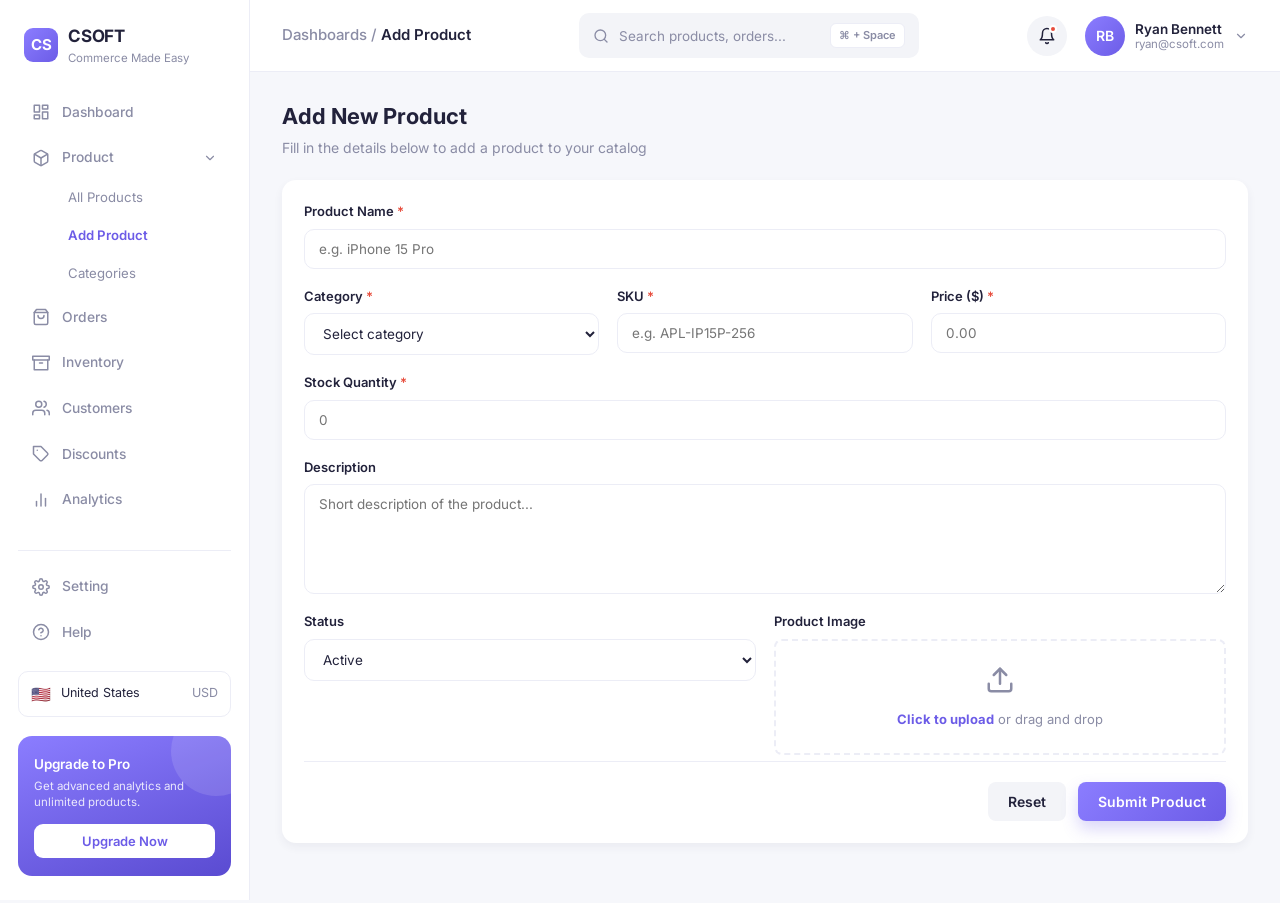
<file: pages/add-product.html>
<!DOCTYPE html>
<html lang="en">
<head>
<meta charset="UTF-8">
<meta name="viewport" content="width=device-width, initial-scale=1.0">
<title>CSOFT | Add Product</title>
<link rel="stylesheet" href="../css/style.css">
<link rel="stylesheet" href="../css/sidebar.css">
<link rel="stylesheet" href="../css/topbar.css">
<link rel="stylesheet" href="../css/cards.css">
<link rel="stylesheet" href="../css/forms.css">
<link rel="stylesheet" href="../css/responsive.css">
<link href="https://fonts.googleapis.com/css2?family=Inter:wght@400;500;600;700&display=swap" rel="stylesheet">
</head>
<body data-page="add-product" data-title="Add Product" data-path="pages">

<div id="toast-container"></div>
<div class="sidebar-overlay" onclick="document.body.classList.remove('sidebar-open')"></div>

<div class="app-shell">
    <aside class="sidebar" id="sidebar-mount"></aside>

    <div class="main-content">
        <header class="topbar" id="topbar-mount"></header>

        <main class="page-content">

            <div>
                <h2 class="page-title">Add New Product</h2>
                <p class="text-muted">Fill in the details below to add a product to your catalog</p>
            </div>

            <div class="card">

                <div class="form-success-msg" id="add-form-success">
                    <svg width="16" height="16" viewBox="0 0 24 24" fill="none" stroke="currentColor" stroke-width="2" stroke-linecap="round" stroke-linejoin="round"><path d="M22 11.08V12a10 10 0 1 1-5.93-9.14"></path><polyline points="22 4 12 14.01 9 11.01"></polyline></svg>
                    Product added successfully!
                </div>

                <form id="add-product-form" novalidate>
                    <div class="form-grid">

                        <div class="form-group full-width">
                            <label for="add-product-name">Product Name <span class="required">*</span></label>
                            <input type="text" id="add-product-name" placeholder="e.g. iPhone 15 Pro">
                            <span class="field-error" id="add-product-name-error"></span>
                        </div>

                        <div class="form-group">
                            <label for="add-product-category">Category <span class="required">*</span></label>
                            <select id="add-product-category">
                                <option value="">Select category</option>
                            </select>
                            <span class="field-error" id="add-product-category-error"></span>
                        </div>

                        <div class="form-group">
                            <label for="add-product-sku">SKU <span class="required">*</span></label>
                            <input type="text" id="add-product-sku" placeholder="e.g. APL-IP15P-256">
                            <span class="field-error" id="add-product-sku-error"></span>
                        </div>

                        <div class="form-group">
                            <label for="add-product-price">Price ($) <span class="required">*</span></label>
                            <input type="number" id="add-product-price" min="0" step="0.01" placeholder="0.00">
                            <span class="field-error" id="add-product-price-error"></span>
                        </div>

                        <div class="form-group">
                            <label for="add-product-stock">Stock Quantity <span class="required">*</span></label>
                            <input type="number" id="add-product-stock" min="0" placeholder="0">
                            <span class="field-error" id="add-product-stock-error"></span>
                        </div>

                        <div class="form-group full-width">
                            <label for="add-product-description">Description</label>
                            <textarea id="add-product-description" placeholder="Short description of the product..."></textarea>
                        </div>

                        <div class="form-group">
                            <label>Status</label>
                            <select id="add-product-status">
                                <option>Active</option>
                                <option>Low Stock</option>
                                <option>Out of Stock</option>
                                <option>Inactive</option>
                            </select>
                        </div>

                        <div class="form-group">
                            <label>Product Image</label>
                            <div class="image-upload-box" id="image-upload-box">
                                <svg viewBox="0 0 24 24" fill="none" stroke="currentColor" stroke-width="2" stroke-linecap="round" stroke-linejoin="round"><path d="M21 15v4a2 2 0 0 1-2 2H5a2 2 0 0 1-2-2v-4"></path><polyline points="17 8 12 3 7 8"></polyline><line x1="12" y1="3" x2="12" y2="15"></line></svg>
                                <p><strong>Click to upload</strong> or drag and drop</p>
                            </div>
                            <input type="file" id="add-product-image" accept="image/*" class="hidden">
                            <img id="add-image-preview" class="image-preview" alt="Preview">
                        </div>

                    </div>

                    <div class="form-actions">
                        <button type="reset" class="btn btn-secondary">Reset</button>
                        <button type="submit" class="btn btn-primary">Submit Product</button>
                    </div>
                </form>
            </div>

        </main>
    </div>
</div>

<script src="../js/app.js"></script>
<script src="../js/sidebar.js"></script>
<script src="../js/validation.js"></script>
<script src="../js/products.js"></script>
</body>
</html>
</file>
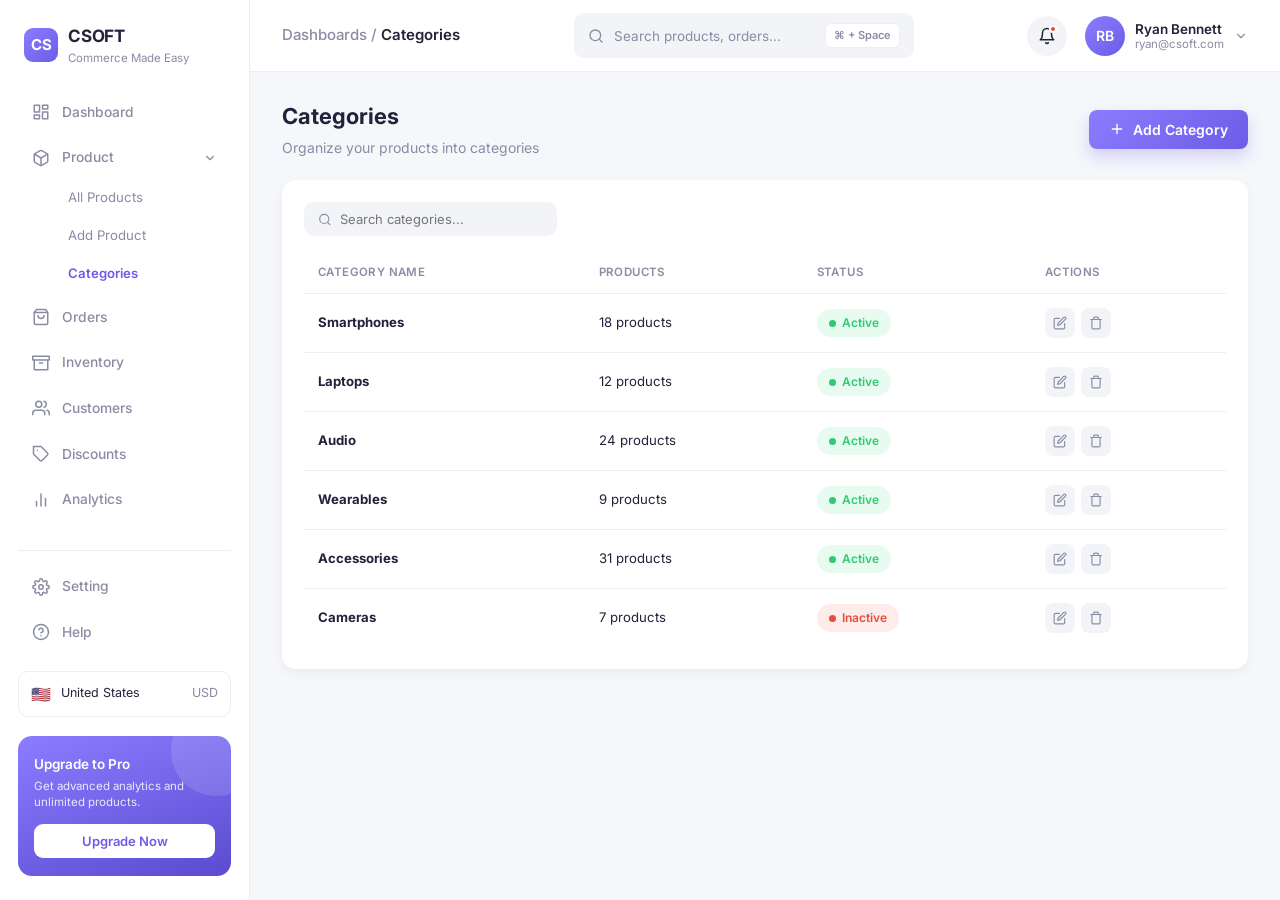
<file: pages/categories.html>
<!DOCTYPE html>
<html lang="en">
<head>
<meta charset="UTF-8">
<meta name="viewport" content="width=device-width, initial-scale=1.0">
<title>CSOFT | Categories</title>
<link rel="stylesheet" href="../css/style.css">
<link rel="stylesheet" href="../css/sidebar.css">
<link rel="stylesheet" href="../css/topbar.css">
<link rel="stylesheet" href="../css/cards.css">
<link rel="stylesheet" href="../css/tables.css">
<link rel="stylesheet" href="../css/forms.css">
<link rel="stylesheet" href="../css/responsive.css">
<link href="https://fonts.googleapis.com/css2?family=Inter:wght@400;500;600;700&display=swap" rel="stylesheet">
</head>
<body data-page="categories" data-title="Categories" data-path="pages">

<div id="toast-container"></div>
<div class="sidebar-overlay" onclick="document.body.classList.remove('sidebar-open')"></div>

<div class="app-shell">
    <aside class="sidebar" id="sidebar-mount"></aside>

    <div class="main-content">
        <header class="topbar" id="topbar-mount"></header>

        <main class="page-content">

            <div class="flex-between flex-wrap gap-16">
                <div>
                    <h2 class="page-title">Categories</h2>
                    <p class="text-muted">Organize your products into categories</p>
                </div>
                <button class="btn btn-primary" id="add-category-btn">
                    <svg width="16" height="16" viewBox="0 0 24 24" fill="none" stroke="currentColor" stroke-width="2" stroke-linecap="round" stroke-linejoin="round"><line x1="12" y1="5" x2="12" y2="19"></line><line x1="5" y1="12" x2="19" y2="12"></line></svg>
                    Add Category
                </button>
            </div>

            <div class="card">
                <div class="table-toolbar">
                    <div class="table-search">
                        <svg viewBox="0 0 24 24" fill="none" stroke="currentColor" stroke-width="2" stroke-linecap="round" stroke-linejoin="round"><circle cx="11" cy="11" r="8"></circle><line x1="21" y1="21" x2="16.65" y2="16.65"></line></svg>
                        <input type="text" id="category-search" placeholder="Search categories...">
                    </div>
                </div>

                <div class="table-scroll">
                    <table class="data-table">
                        <thead>
                            <tr>
                                <th>Category Name</th>
                                <th>Products</th>
                                <th>Status</th>
                                <th>Actions</th>
                            </tr>
                        </thead>
                        <tbody id="categories-table-body"></tbody>
                    </table>
                </div>
            </div>

        </main>
    </div>
</div>

<!-- ===================== ADD / EDIT CATEGORY MODAL ===================== -->
<div class="modal-overlay" id="category-modal">
    <div class="modal-box">
        <div class="modal-header">
            <h3 id="category-modal-title">Add Category</h3>
            <button class="modal-close" onclick="closeModal('category-modal')">&times;</button>
        </div>
        <form id="category-form">
            <input type="hidden" id="category-id">
            <div class="form-grid">
                <div class="form-group full-width">
                    <label for="category-name">Category Name <span class="required">*</span></label>
                    <input type="text" id="category-name" placeholder="e.g. Smartphones">
                    <span class="field-error" id="category-name-error"></span>
                </div>
                <div class="form-group full-width">
                    <label for="category-status">Status</label>
                    <select id="category-status">
                        <option>Active</option>
                        <option>Inactive</option>
                    </select>
                </div>
            </div>
            <div class="form-actions">
                <button type="button" class="btn btn-secondary" onclick="closeModal('category-modal')">Cancel</button>
                <button type="submit" class="btn btn-primary">Save Category</button>
            </div>
        </form>
    </div>
</div>

<script src="../js/app.js"></script>
<script src="../js/sidebar.js"></script>
<script src="../js/validation.js"></script>
<script src="../js/categories.js"></script>
</body>
</html>
</file>
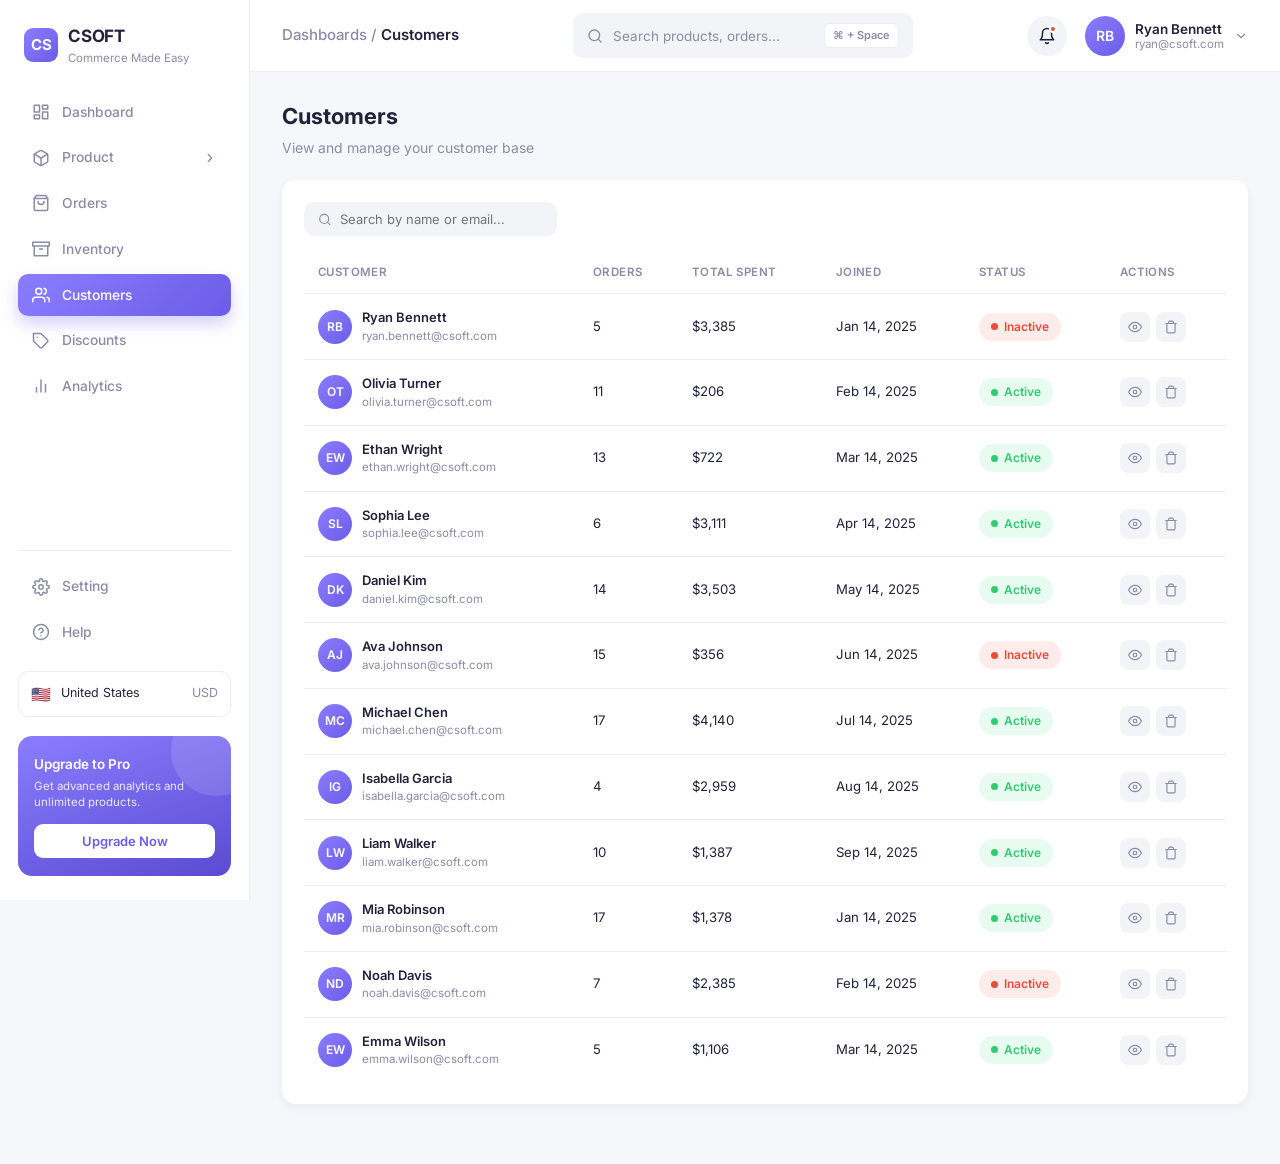
<file: pages/customers.html>
<!DOCTYPE html>
<html lang="en">
<head>
<meta charset="UTF-8">
<meta name="viewport" content="width=device-width, initial-scale=1.0">
<title>CSOFT | Customers</title>
<link rel="stylesheet" href="../css/style.css">
<link rel="stylesheet" href="../css/sidebar.css">
<link rel="stylesheet" href="../css/topbar.css">
<link rel="stylesheet" href="../css/cards.css">
<link rel="stylesheet" href="../css/tables.css">
<link rel="stylesheet" href="../css/forms.css">
<link rel="stylesheet" href="../css/responsive.css">
<link href="https://fonts.googleapis.com/css2?family=Inter:wght@400;500;600;700&display=swap" rel="stylesheet">
</head>
<body data-page="customers" data-title="Customers" data-path="pages">

<div id="toast-container"></div>
<div class="sidebar-overlay" onclick="document.body.classList.remove('sidebar-open')"></div>

<div class="app-shell">
    <aside class="sidebar" id="sidebar-mount"></aside>

    <div class="main-content">
        <header class="topbar" id="topbar-mount"></header>

        <main class="page-content">

            <div>
                <h2 class="page-title">Customers</h2>
                <p class="text-muted">View and manage your customer base</p>
            </div>

            <div class="card">
                <div class="table-toolbar">
                    <div class="table-search">
                        <svg viewBox="0 0 24 24" fill="none" stroke="currentColor" stroke-width="2" stroke-linecap="round" stroke-linejoin="round"><circle cx="11" cy="11" r="8"></circle><line x1="21" y1="21" x2="16.65" y2="16.65"></line></svg>
                        <input type="text" id="customer-search" placeholder="Search by name or email...">
                    </div>
                </div>

                <div class="table-scroll">
                    <table class="data-table">
                        <thead>
                            <tr>
                                <th>Customer</th>
                                <th>Orders</th>
                                <th>Total Spent</th>
                                <th>Joined</th>
                                <th>Status</th>
                                <th>Actions</th>
                            </tr>
                        </thead>
                        <tbody id="customers-table-body"></tbody>
                    </table>
                </div>
            </div>

        </main>
    </div>
</div>

<!-- ===================== VIEW CUSTOMER MODAL ===================== -->
<div class="modal-overlay" id="view-customer-modal">
    <div class="modal-box">
        <div class="modal-header">
            <h3>Customer Details</h3>
            <button class="modal-close" onclick="closeModal('view-customer-modal')">&times;</button>
        </div>
        <div id="view-customer-body"></div>
    </div>
</div>

<script src="../js/app.js"></script>
<script src="../js/sidebar.js"></script>
<script src="../js/customers.js"></script>
</body>
</html>
</file>
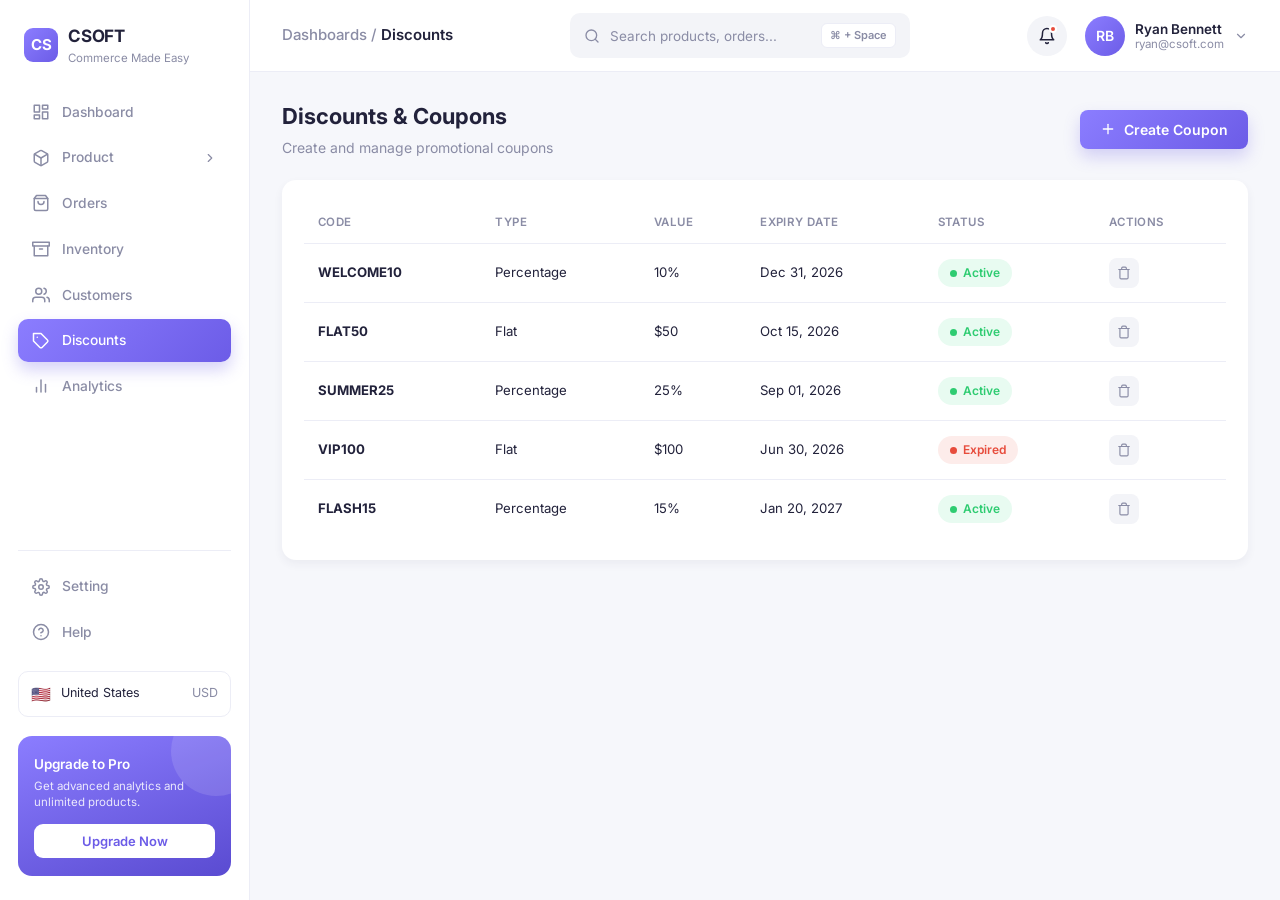
<file: pages/discounts.html>
<!DOCTYPE html>
<html lang="en">
<head>
<meta charset="UTF-8">
<meta name="viewport" content="width=device-width, initial-scale=1.0">
<title>CSOFT | Discounts</title>
<link rel="stylesheet" href="../css/style.css">
<link rel="stylesheet" href="../css/sidebar.css">
<link rel="stylesheet" href="../css/topbar.css">
<link rel="stylesheet" href="../css/cards.css">
<link rel="stylesheet" href="../css/tables.css">
<link rel="stylesheet" href="../css/forms.css">
<link rel="stylesheet" href="../css/responsive.css">
<link href="https://fonts.googleapis.com/css2?family=Inter:wght@400;500;600;700&display=swap" rel="stylesheet">
</head>
<body data-page="discounts" data-title="Discounts" data-path="pages">

<div id="toast-container"></div>
<div class="sidebar-overlay" onclick="document.body.classList.remove('sidebar-open')"></div>

<div class="app-shell">
    <aside class="sidebar" id="sidebar-mount"></aside>

    <div class="main-content">
        <header class="topbar" id="topbar-mount"></header>

        <main class="page-content">

            <div class="flex-between flex-wrap gap-16">
                <div>
                    <h2 class="page-title">Discounts &amp; Coupons</h2>
                    <p class="text-muted">Create and manage promotional coupons</p>
                </div>
                <button class="btn btn-primary" id="add-discount-btn">
                    <svg width="16" height="16" viewBox="0 0 24 24" fill="none" stroke="currentColor" stroke-width="2" stroke-linecap="round" stroke-linejoin="round"><line x1="12" y1="5" x2="12" y2="19"></line><line x1="5" y1="12" x2="19" y2="12"></line></svg>
                    Create Coupon
                </button>
            </div>

            <div class="card">
                <div class="table-scroll">
                    <table class="data-table">
                        <thead>
                            <tr>
                                <th>Code</th>
                                <th>Type</th>
                                <th>Value</th>
                                <th>Expiry Date</th>
                                <th>Status</th>
                                <th>Actions</th>
                            </tr>
                        </thead>
                        <tbody id="discounts-table-body"></tbody>
                    </table>
                </div>
            </div>

        </main>
    </div>
</div>

<!--  CREATE COUPON MODAL  -->
<div class="modal-overlay" id="discount-modal">
    <div class="modal-box">
        <div class="modal-header">
            <h3>Create Coupon</h3>
            <button class="modal-close" onclick="closeModal('discount-modal')">&times;</button>
        </div>
        <form id="discount-form">
            <div class="form-grid">
                <div class="form-group full-width">
                    <label for="discount-code">Coupon Code <span class="required">*</span></label>
                    <input type="text" id="discount-code" placeholder="e.g. SUMMER25">
                    <span class="field-error" id="discount-code-error"></span>
                </div>
                <div class="form-group">
                    <label for="discount-type">Discount Type</label>
                    <select id="discount-type">
                        <option value="Percentage">Percentage</option>
                        <option value="Flat">Flat Amount</option>
                    </select>
                </div>
                <div class="form-group">
                    <label for="discount-value">Value <span class="required">*</span></label>
                    <input type="number" id="discount-value" min="0" placeholder="e.g. 25">
                    <span class="field-error" id="discount-value-error"></span>
                </div>
                <div class="form-group full-width">
                    <label for="discount-expiry">Expiry Date <span class="required">*</span></label>
                    <input type="date" id="discount-expiry">
                    <span class="field-error" id="discount-expiry-error"></span>
                </div>
            </div>
            <div class="form-actions">
                <button type="button" class="btn btn-secondary" onclick="closeModal('discount-modal')">Cancel</button>
                <button type="submit" class="btn btn-primary">Create Coupon</button>
            </div>
        </form>
    </div>
</div>

<script src="../js/app.js"></script>
<script src="../js/sidebar.js"></script>
<script src="../js/validation.js"></script>
<script src="../js/discounts.js"></script>
</body>
</html>
</file>
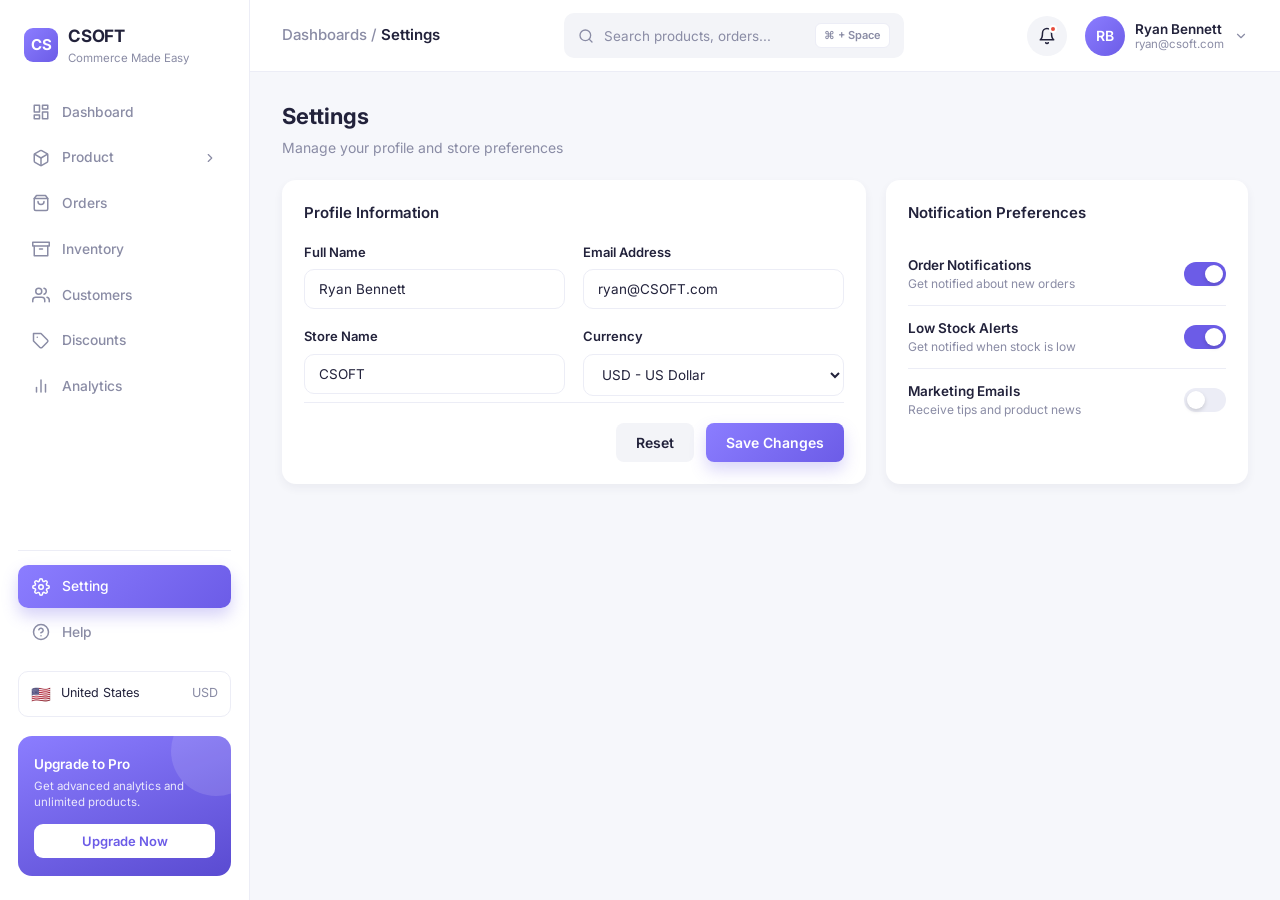
<file: pages/settings.html>
<!DOCTYPE html>
<html lang="en">
<head>
<meta charset="UTF-8">
<meta name="viewport" content="width=device-width, initial-scale=1.0">
<title>CSOFT | Settings</title>
<link rel="stylesheet" href="../css/style.css">
<link rel="stylesheet" href="../css/sidebar.css">
<link rel="stylesheet" href="../css/topbar.css">
<link rel="stylesheet" href="../css/cards.css">
<link rel="stylesheet" href="../css/forms.css">
<link rel="stylesheet" href="../css/responsive.css">
<link href="https://fonts.googleapis.com/css2?family=Inter:wght@400;500;600;700&display=swap" rel="stylesheet">
</head>
<body data-page="settings" data-title="Settings" data-path="pages">

<div id="toast-container"></div>
<div class="sidebar-overlay" onclick="document.body.classList.remove('sidebar-open')"></div>

<div class="app-shell">
    <aside class="sidebar" id="sidebar-mount"></aside>

    <div class="main-content">
        <header class="topbar" id="topbar-mount"></header>

        <main class="page-content">

            <div>
                <h2 class="page-title">Settings</h2>
                <p class="text-muted">Manage your profile and store preferences</p>
            </div>

            <div class="dashboard-row uneven">

                <div class="card">
                    <div class="card-header">
                        <div class="card-header-title">Profile Information</div>
                    </div>

                    <div class="form-success-msg" id="settings-success">
                        <svg width="16" height="16" viewBox="0 0 24 24" fill="none" stroke="currentColor" stroke-width="2" stroke-linecap="round" stroke-linejoin="round"><path d="M22 11.08V12a10 10 0 1 1-5.93-9.14"></path><polyline points="22 4 12 14.01 9 11.01"></polyline></svg>
                        Settings saved successfully!
                    </div>

                    <form id="settings-form">
                        <div class="form-grid">
                            <div class="form-group">
                                <label for="settings-name">Full Name</label>
                                <input type="text" id="settings-name" value="Ryan Bennett">
                            </div>
                            <div class="form-group">
                                <label for="settings-email">Email Address</label>
                                <input type="email" id="settings-email" value="ryan@CSOFT.com">
                                <span class="field-error" id="settings-email-error"></span>
                            </div>
                            <div class="form-group">
                                <label for="settings-store">Store Name</label>
                                <input type="text" id="settings-store" value="CSOFT">
                            </div>
                            <div class="form-group">
                                <label for="settings-currency">Currency</label>
                                <select id="settings-currency">
                                    <option value="USD" selected>USD - US Dollar</option>
                                    <option value="EUR">EUR - Euro</option>
                                    <option value="GBP">GBP - British Pound</option>
                                    <option value="PKR">PKR - Pakistani Rupee</option>
                                </select>
                            </div>
                        </div>
                        <div class="form-actions">
                            <button type="reset" class="btn btn-secondary">Reset</button>
                            <button type="submit" class="btn btn-primary">Save Changes</button>
                        </div>
                    </form>
                </div>

                <div class="card">
                    <div class="card-header">
                        <div class="card-header-title">Notification Preferences</div>
                    </div>
                    <div class="flex-between" style="padding:12px 0;border-bottom:1px solid var(--border);">
                        <div>
                            <p style="font-weight:600;font-size:13.5px;">Order Notifications</p>
                            <p class="text-muted" style="font-size:12px;">Get notified about new orders</p>
                        </div>
                        <label class="switch">
                            <input type="checkbox" checked>
                            <span class="switch-track"></span>
                        </label>
                    </div>
                    <div class="flex-between" style="padding:12px 0;border-bottom:1px solid var(--border);">
                        <div>
                            <p style="font-weight:600;font-size:13.5px;">Low Stock Alerts</p>
                            <p class="text-muted" style="font-size:12px;">Get notified when stock is low</p>
                        </div>
                        <label class="switch">
                            <input type="checkbox" checked>
                            <span class="switch-track"></span>
                        </label>
                    </div>
                    <div class="flex-between" style="padding:12px 0;">
                        <div>
                            <p style="font-weight:600;font-size:13.5px;">Marketing Emails</p>
                            <p class="text-muted" style="font-size:12px;">Receive tips and product news</p>
                        </div>
                        <label class="switch">
                            <input type="checkbox">
                            <span class="switch-track"></span>
                        </label>
                    </div>
                </div>

            </div>

        </main>
    </div>
</div>

<script src="../js/app.js"></script>
<script src="../js/sidebar.js"></script>
<script src="../js/validation.js"></script>
<script>
    /* Small page-specific script kept inline since it only
       handles this one simple form (no dedicated file needed
       for such a small amount of logic). */
    document.addEventListener("DOMContentLoaded", function () {
        var form = document.getElementById("settings-form");
        form.addEventListener("submit", function (e) {
            e.preventDefault();

            var validEmail = true;
            var emailInput = document.getElementById("settings-email");
            var emailError = document.getElementById("settings-email-error");
            if (!isValidEmail(emailInput.value)) {
                validEmail = setFieldError(emailInput, emailError, "Enter a valid email address.");
            } else {
                validEmail = setFieldError(emailInput, emailError, "");
            }

            if (!validEmail) return;

            document.getElementById("settings-success").classList.add("show");
            showToast("Settings saved successfully!");
        });
    });
</script>
</body>
</html>
</file>
<file: css/style.css>
:root {
    /* Brand colors */
    --primary: #6C5CE7;
    --primary-light: #8B7DFF;
    --primary-dark: #5A4BD1;
    --secondary: #F3F4F8;

    /* Neutrals */
    --white: #FFFFFF;
    --text: #22223B;
    --text-light: #8A8CA5;
    --text-muted: #B4B6C9;
    --border: #ECEDF6;
    --bg: #F6F7FB;

    /* Status colors */
    --success: #2ECC71;
    --success-bg: #E8FBF1;
    --warning: #F39C12;
    --warning-bg: #FEF3E0;
    --danger: #E74C3C;
    --danger-bg: #FDECEA;
    --info: #3B82F6;
    --info-bg: #E9F1FF;
    --pink: #E84393;
    --pink-bg: #FDE7F3;

    /* Shadow / radius / spacing */
    --shadow: 0 10px 25px rgba(50, 50, 93, .08);
    --shadow-sm: 0 4px 10px rgba(50, 50, 93, .06);
    --radius: 14px;
    --radius-sm: 8px;
    --radius-pill: 999px;

    /* Layout sizes */
    --sidebar-width: 250px;
    --sidebar-collapsed: 76px;
    --topbar-height: 72px;

    /* Typography */
    --font-main: 'Inter', -apple-system, BlinkMacSystemFont, 'Segoe UI', Roboto, sans-serif;
}

/* Reset  */
* {
    margin: 0;
    padding: 0;
    box-sizing: border-box;
}

html {
    scroll-behavior: smooth;
}

body {
    font-family: var(--font-main);
    background-color: var(--bg);
    color: var(--text);
    font-size: 14px;
    line-height: 1.5;
    -webkit-font-smoothing: antialiased;
}

a {
    text-decoration: none;
    color: inherit;
}

ul {
    list-style: none;
}

button {
    font-family: inherit;
    cursor: pointer;
    border: none;
    outline: none;
    background: none;
}

input,
select,
textarea {
    font-family: inherit;
    outline: none;
}

img {
    max-width: 100%;
    display: block;
}

h1, h2, h3, h4, h5, h6 {
    font-weight: 600;
    color: var(--text);
}

/* App shell layout  */
.app-shell {
    display: flex;
    align-items: flex-start;
    min-height: 100vh;
}

.main-content {
    display: flex;
    flex-direction: column;
    flex: 1;
    min-width: 0; /* allows children to shrink instead of overflowing */
    margin-left: var(--sidebar-width);
    transition: margin-left .25s ease;
}

body.sidebar-collapsed .main-content {
    margin-left: var(--sidebar-collapsed);
}

.page-content {
    padding: 28px 32px 60px;
    display: flex;
    flex-direction: column;
    gap: 22px;
}

/*  Reusable utility classes  */

.flex {
    display: flex;
}

.flex-between {
    display: flex;
    align-items: center;
    justify-content: space-between;
}

.flex-center {
    display: flex;
    align-items: center;
    justify-content: center;
}

.flex-wrap {
    flex-wrap: wrap;
}

.gap-8 { gap: 8px; }
.gap-12 { gap: 12px; }
.gap-16 { gap: 16px; }
.gap-20 { gap: 20px; }

.text-muted {
    color: var(--text-light);
}

.hidden {
    display: none !important;
}

/* Section heading used above groups of cards/tables */
.section-title {
    font-size: 16px;
    font-weight: 600;
    color: var(--text);
}

.page-title {
    font-size: 22px;
    font-weight: 700;
    margin-bottom: 4px;
}

/*  Buttons  */

.btn {
    display: inline-flex;
    align-items: center;
    justify-content: center;
    gap: 8px;
    padding: 11px 20px;
    border-radius: var(--radius-sm);
    font-size: 14px;
    font-weight: 600;
    transition: all .18s ease;
    white-space: nowrap;
}

.btn:active {
    transform: scale(.97);
}

.btn-primary {
    background: linear-gradient(135deg, var(--primary-light), var(--primary));
    color: var(--white);
    box-shadow: 0 8px 16px rgba(108, 92, 231, .25);
}

.btn-primary:hover {
    background: linear-gradient(135deg, var(--primary), var(--primary-dark));
}

.btn-secondary {
    background: var(--secondary);
    color: var(--text);
}

.btn-secondary:hover {
    background: var(--border);
}

.btn-success {
    background: var(--success-bg);
    color: var(--success);
}

.btn-success:hover {
    background: var(--success);
    color: var(--white);
}

.btn-warning {
    background: var(--warning-bg);
    color: var(--warning);
}

.btn-warning:hover {
    background: var(--warning);
    color: var(--white);
}

.btn-danger {
    background: var(--danger-bg);
    color: var(--danger);
}

.btn-danger:hover {
    background: var(--danger);
    color: var(--white);
}

.btn-outline {
    background: transparent;
    border: 1px solid var(--border);
    color: var(--text);
}

.btn-outline:hover {
    border-color: var(--primary);
    color: var(--primary);
}

.btn-sm {
    padding: 7px 14px;
    font-size: 12.5px;
}

.btn-icon {
    width: 38px;
    height: 38px;
    border-radius: var(--radius-sm);
    padding: 0;
}

/* ---------- Badges / status pills ---------- */

.badge {
    display: inline-flex;
    align-items: center;
    gap: 6px;
    padding: 4px 12px;
    border-radius: var(--radius-pill);
    font-size: 12px;
    font-weight: 600;
}

.badge-success { background: var(--success-bg); color: var(--success); }
.badge-warning { background: var(--warning-bg); color: var(--warning); }
.badge-danger  { background: var(--danger-bg);  color: var(--danger); }
.badge-info    { background: var(--info-bg);    color: var(--info); }
.badge-pink    { background: var(--pink-bg);    color: var(--pink); }

.status-dot {
    width: 7px;
    height: 7px;
    border-radius: 50%;
    display: inline-block;
}
.status-dot.success { background: var(--success); }
.status-dot.warning { background: var(--warning); }
.status-dot.danger  { background: var(--danger); }
.status-dot.info    { background: var(--info); }

/* ---------- Toast notifications ---------- */

#toast-container {
    position: fixed;
    top: 20px;
    right: 20px;
    z-index: 9999;
    display: flex;
    flex-direction: column;
    gap: 10px;
}

.toast {
    background: var(--white);
    border-left: 4px solid var(--success);
    box-shadow: var(--shadow);
    border-radius: var(--radius-sm);
    padding: 14px 18px;
    font-size: 13.5px;
    font-weight: 500;
    min-width: 240px;
    animation: slideIn .25s ease;
}

.toast.error {
    border-left-color: var(--danger);
}

@keyframes slideIn {
    from { transform: translateX(30px); opacity: 0; }
    to { transform: translateX(0); opacity: 1; }
}

.toast.fade-out {
    animation: fadeOut .3s ease forwards;
}

@keyframes fadeOut {
    to { opacity: 0; transform: translateX(30px); }
}

/* ---------- Scrollbar polish ---------- */

::-webkit-scrollbar {
    width: 8px;
    height: 8px;
}
::-webkit-scrollbar-thumb {
    background: #DCDDEB;
    border-radius: 10px;
}
::-webkit-scrollbar-track {
    background: transparent;
}
</file>
<file: css/sidebar.css>
.sidebar {
    position: fixed;
    top: 0;
    left: 0;
    height: 100vh;
    width: var(--sidebar-width);
    background: var(--white);
    border-right: 1px solid var(--border);
    display: flex;
    flex-direction: column;
    padding: 24px 18px;
    z-index: 100;
    transition: width .25s ease, transform .25s ease;
    overflow-y: auto;
}

body.sidebar-collapsed .sidebar {
    width: var(--sidebar-collapsed);
    padding: 24px 12px;
}

/* ---------- Logo ---------- */

.sidebar-logo {
    display: flex;
    align-items: center;
    gap: 10px;
    padding: 0 6px 24px;
}

.sidebar-logo-mark {
    width: 34px;
    height: 34px;
    border-radius: 9px;
    background: linear-gradient(135deg, var(--primary-light), var(--primary));
    color: var(--white);
    font-weight: 700;
    font-size: 15px;
    flex-shrink: 0;
    display: flex;
    align-items: center;
    justify-content: center;
}

.sidebar-logo-text h1 {
    font-size: 17px;
    font-weight: 700;
    letter-spacing: -.2px;
}

.sidebar-logo-text p {
    font-size: 11.5px;
    color: var(--text-light);
}

body.sidebar-collapsed .sidebar-logo-text {
    display: none;
}

/* ---------- Menu ---------- */

.sidebar-menu {
    display: flex;
    flex-direction: column;
    gap: 3px;
    flex: 1;
}

.menu-label {
    font-size: 11px;
    text-transform: uppercase;
    letter-spacing: .6px;
    color: var(--text-muted);
    margin: 16px 10px 6px;
}

body.sidebar-collapsed .menu-label {
    display: none;
}

.menu-item {
    display: flex;
    align-items: center;
    gap: 12px;
    padding: 11px 14px;
    border-radius: 10px;
    color: var(--text-light);
    font-size: 13.8px;
    font-weight: 500;
    transition: background .15s ease, color .15s ease;
    position: relative;
}

.menu-item:hover {
    background: var(--secondary);
    color: var(--text);
}

.menu-item.active {
    background: linear-gradient(135deg, var(--primary-light), var(--primary));
    color: var(--white);
    box-shadow: 0 8px 16px rgba(108, 92, 231, .28);
}

.menu-item .menu-icon {
    width: 18px;
    height: 18px;
    flex-shrink: 0;
    display: flex;
    align-items: center;
    justify-content: center;
}

.menu-item .menu-icon svg {
    width: 100%;
    height: 100%;
}

.menu-item span.menu-text {
    flex: 1;
    white-space: nowrap;
}

body.sidebar-collapsed .menu-text,
body.sidebar-collapsed .menu-chevron,
body.sidebar-collapsed .menu-label {
    display: none;
}

.menu-chevron {
    width: 14px;
    height: 14px;
    transition: transform .2s ease;
}

.has-submenu.open > .menu-item .menu-chevron {
    transform: rotate(90deg);
}

/* ---------- Submenu ---------- */

.submenu {
    max-height: 0;
    overflow: hidden;
    display: flex;
    flex-direction: column;
    padding-left: 40px;
    transition: max-height .25s ease;
}

.has-submenu.open .submenu {
    max-height: 220px;
}

.submenu-item {
    padding: 9px 10px;
    font-size: 13.2px;
    color: var(--text-light);
    border-radius: 8px;
    transition: color .15s ease, background .15s ease;
}

.submenu-item:hover {
    color: var(--primary);
    background: var(--secondary);
}

.submenu-item.active {
    color: var(--primary);
    font-weight: 600;
}

body.sidebar-collapsed .submenu {
    display: none;
}

/* ---------- Bottom section: settings / help / upgrade ---------- */

.sidebar-footer {
    display: flex;
    flex-direction: column;
    gap: 3px;
    margin-top: 10px;
    padding-top: 14px;
    border-top: 1px solid var(--border);
}

.upgrade-card {
    margin-top: 16px;
    background: linear-gradient(160deg, var(--primary-light), var(--primary-dark));
    border-radius: var(--radius);
    padding: 18px 16px;
    color: var(--white);
    position: relative;
    overflow: hidden;
}

.upgrade-card::after {
    content: "";
    position: absolute;
    width: 90px;
    height: 90px;
    background: rgba(255, 255, 255, .12);
    border-radius: 50%;
    top: -30px;
    right: -30px;
}

.upgrade-card h4 {
    font-size: 13.5px;
    color: var(--white);
    margin-bottom: 4px;
}

.upgrade-card p {
    font-size: 11.5px;
    color: rgba(255, 255, 255, .85);
    margin-bottom: 14px;
    line-height: 1.4;
}

.upgrade-card button {
    width: 100%;
    background: var(--white);
    color: var(--primary);
    font-weight: 600;
    font-size: 13px;
    padding: 9px;
    border-radius: 9px;
    transition: opacity .15s ease;
}

.upgrade-card button:hover {
    opacity: .9;
}

body.sidebar-collapsed .upgrade-card {
    display: none;
}

/* ---------- Country selector ---------- */

.country-select {
    display: flex;
    align-items: center;
    gap: 10px;
    padding: 10px 12px;
    border: 1px solid var(--border);
    border-radius: 10px;
    margin-top: 14px;
    font-size: 12.5px;
    color: var(--text);
    cursor: pointer;
}

.country-select .flag {
    font-size: 16px;
}

body.sidebar-collapsed .country-select span:not(.flag) {
    display: none;
}

/* ---------- Mobile hamburger ---------- */

.sidebar-toggle-btn {
    display: none;
}

/* ---------- Mobile overlay ---------- */

.sidebar-overlay {
    display: none;
}
</file>
<file: css/topbar.css>
.topbar {
    height: var(--topbar-height);
    background: var(--white);
    border-bottom: 1px solid var(--border);
    display: flex;
    align-items: center;
    justify-content: space-between;
    padding: 0 32px;
    position: sticky;
    top: 0;
    z-index: 90;
}

.topbar-left {
    display: flex;
    align-items: center;
    gap: 18px;
}

.breadcrumb {
    font-size: 15px;
    color: var(--text-light);
    font-weight: 500;
}

.breadcrumb strong {
    color: var(--text);
    font-weight: 600;
}

/* Search  */

.topbar-search {
    display: flex;
    align-items: center;
    gap: 10px;
    background: var(--secondary);
    padding: 10px 14px;
    border-radius: 10px;
    width: 340px;
    max-width: 100%;
}

.topbar-search svg {
    width: 16px;
    height: 16px;
    color: var(--text-light);
    flex-shrink: 0;
}

.topbar-search input {
    background: transparent;
    border: none;
    font-size: 13.5px;
    color: var(--text);
    width: 100%;
}

.topbar-search input::placeholder {
    color: var(--text-light);
}

.kbd-hint {
    background: var(--white);
    border: 1px solid var(--border);
    color: var(--text-light);
    font-size: 11px;
    font-weight: 600;
    padding: 3px 8px;
    border-radius: 6px;
    white-space: nowrap;
}

/*Right side  */

.topbar-right {
    display: flex;
    align-items: center;
    gap: 18px;
}

.notif-btn {
    position: relative;
    width: 40px;
    height: 40px;
    border-radius: 50%;
    background: var(--secondary);
    display: flex;
    align-items: center;
    justify-content: center;
}

.notif-btn svg {
    width: 18px;
    height: 18px;
    color: var(--text);
}

.notif-dot {
    position: absolute;
    top: 9px;
    right: 10px;
    width: 8px;
    height: 8px;
    background: var(--danger);
    border: 2px solid var(--white);
    border-radius: 50%;
}

/*  Profile - */

.profile-menu {
    position: relative;
}

.profile-trigger {
    display: flex;
    align-items: center;
    gap: 10px;
}

.profile-avatar {
    width: 40px;
    height: 40px;
    border-radius: 50%;
    background: linear-gradient(135deg, var(--primary-light), var(--primary));
    color: var(--white);
    font-weight: 600;
    font-size: 14px;
    display: flex;
    align-items: center;
    justify-content: center;
    flex-shrink: 0;
}

.profile-info {
    display: flex;
    flex-direction: column;
    text-align: left;
}

.profile-info .profile-name {
    font-size: 13.5px;
    font-weight: 600;
    color: var(--text);
}

.profile-info .profile-email {
    font-size: 11.5px;
    color: var(--text-light);
}

.profile-trigger .chevron {
    width: 14px;
    height: 14px;
    color: var(--text-light);
    transition: transform .2s ease;
}

.profile-menu.open .chevron {
    transform: rotate(180deg);
}

.profile-dropdown {
    position: absolute;
    top: calc(100% + 12px);
    right: 0;
    background: var(--white);
    box-shadow: var(--shadow);
    border-radius: var(--radius-sm);
    width: 170px;
    padding: 8px;
    opacity: 0;
    visibility: hidden;
    transform: translateY(-6px);
    transition: all .18s ease;
    z-index: 200;
}

.profile-menu.open .profile-dropdown {
    opacity: 1;
    visibility: visible;
    transform: translateY(0);
}

.profile-dropdown a {
    display: flex;
    align-items: center;
    gap: 12px;
    padding: 10px 12px;
    font-size: 14px;
    border-radius: 8px;
    color: var(--text);
}

.profile-dropdown a svg {
    width: 20px;
    height: 20px;
    flex-shrink: 0;
}

.profile-dropdown a:hover {
    background: var(--secondary);
}

.profile-dropdown a.danger {
    color: var(--danger);
}

.profile-dropdown hr {
    border: none;
    border-top: 1px solid var(--border);
    margin: 4px 0;
}
</file>
<file: css/cards.css>
.card {
    background: var(--white);
    border-radius: var(--radius);
    box-shadow: var(--shadow-sm);
    padding: 22px;
    transition: box-shadow .2s ease, transform .2s ease;
}

.card:hover {
    box-shadow: var(--shadow);
}

.card-header {
    display: flex;
    align-items: center;
    justify-content: space-between;
    margin-bottom: 18px;
}

.card-header-title {
    display: flex;
    align-items: center;
    gap: 10px;
    font-size: 15px;
    font-weight: 600;
}

.card-header-title .icon-box {
    width: 30px;
    height: 30px;
    border-radius: 8px;
    background: var(--secondary);
    display: flex;
    align-items: center;
    justify-content: center;
    color: var(--primary);
}

.card-header-title .icon-box svg {
    width: 16px;
    height: 16px;
}

/* ---------- Stat cards (row of 4 at top of dashboard) ---------- */

.stat-cards {
    display: flex;
    flex-wrap: wrap;
    gap: 20px;
}

.stat-card {
    background: var(--white);
    border-radius: var(--radius);
    box-shadow: var(--shadow-sm);
    padding: 20px 22px;
    flex: 1 1 220px;
    display: flex;
    flex-direction: column;
    gap: 14px;
    transition: transform .2s ease, box-shadow .2s ease;
}

.stat-card:hover {
    transform: translateY(-3px);
    box-shadow: var(--shadow);
}

.stat-card-top {
    display: flex;
    align-items: center;
    justify-content: space-between;
}

.stat-icon {
    width: 38px;
    height: 38px;
    border-radius: 10px;
    background: var(--secondary);
    color: var(--primary);
    display: flex;
    align-items: center;
    justify-content: center;
}

.stat-icon svg {
    width: 18px;
    height: 18px;
}

.stat-trend {
    display: inline-flex;
    align-items: center;
    gap: 4px;
    font-size: 12px;
    font-weight: 700;
    padding: 4px 10px;
    border-radius: var(--radius-pill);
}

.stat-trend svg {
    width: 11px;
    height: 11px;
}

.stat-trend.up.pink { background: var(--pink-bg); color: var(--pink); }
.stat-trend.up.blue { background: var(--info-bg); color: var(--info); }
.stat-trend.up.yellow { background: var(--warning-bg); color: var(--warning); }
.stat-trend.up.green { background: var(--success-bg); color: var(--success); }
.stat-trend.down { background: var(--danger-bg); color: var(--danger); }

.stat-label {
    font-size: 13px;
    color: var(--text-light);
    font-weight: 500;
}

.stat-value {
    font-size: 24px;
    font-weight: 700;
    color: var(--text);
    letter-spacing: -.3px;
}

/* ---------- Dashboard two column split ---------- */

.dashboard-row {
    display: flex;
    gap: 20px;
    align-items: stretch;
}

.dashboard-row > .card {
    flex: 1;
    min-width: 0;
}

.dashboard-row.uneven > .card:first-child {
    flex: 1.7;
}

.dashboard-row.uneven > .card:last-child {
    flex: 1;
}

/* ---------- Chart tab toggle ---------- */

.tab-toggle {
    display: flex;
    background: var(--secondary);
    border-radius: var(--radius-pill);
    padding: 4px;
    gap: 2px;
}

.tab-toggle button {
    padding: 7px 14px;
    font-size: 12.5px;
    font-weight: 600;
    color: var(--text-light);
    border-radius: var(--radius-pill);
    transition: all .18s ease;
}

.tab-toggle button.active {
    background: var(--text);
    color: var(--white);
}

.chart-legend {
    display: flex;
    align-items: center;
    gap: 18px;
    font-size: 12.5px;
    color: var(--text-light);
    margin-bottom: 14px;
}

.chart-legend span {
    display: flex;
    align-items: center;
    gap: 6px;
}

.legend-dot {
    width: 8px;
    height: 8px;
    border-radius: 50%;
    display: inline-block;
}

/* ---------- Traffic source donut legend ---------- */

.traffic-list {
    display: flex;
    flex-direction: column;
    gap: 14px;
    margin-top: 18px;
}

.traffic-row {
    display: flex;
    align-items: center;
    gap: 10px;
    font-size: 12.5px;
}

.traffic-row .traffic-label {
    display: flex;
    align-items: center;
    gap: 8px;
    width: 100px;
    flex-shrink: 0;
    color: var(--text);
    font-weight: 500;
}

.traffic-bar-track {
    flex: 1;
    height: 6px;
    background: var(--secondary);
    border-radius: var(--radius-pill);
    overflow: hidden;
}

.traffic-bar-fill {
    height: 100%;
    border-radius: var(--radius-pill);
}

.traffic-percent {
    width: 34px;
    text-align: right;
    font-weight: 600;
    color: var(--text);
}

.donut-wrap {
    position: relative;
    width: 100%;
    max-width: 190px;
    margin: 0 auto;
}

.donut-center {
    position: absolute;
    top: 50%;
    left: 50%;
    transform: translate(-50%, -50%);
    text-align: center;
}

.donut-center .donut-label {
    font-size: 10.5px;
    color: var(--text-light);
}

.donut-center .donut-value {
    font-size: 15px;
    font-weight: 700;
    color: var(--text);
}

/* ---------- Trending / activity list rows ---------- */

.list-row {
    display: flex;
    align-items: center;
    gap: 12px;
    padding: 12px 0;
    border-bottom: 1px solid var(--border);
}

.list-row:last-child {
    border-bottom: none;
    padding-bottom: 0;
}

.list-thumb {
    width: 38px;
    height: 38px;
    border-radius: 9px;
    object-fit: cover;
    background: var(--secondary);
    flex-shrink: 0;
}

.list-row-info {
    flex: 1;
    min-width: 0;
}

.list-row-info h5 {
    font-size: 13px;
    font-weight: 600;
    white-space: nowrap;
    overflow: hidden;
    text-overflow: ellipsis;
}

.list-row-info span {
    font-size: 11.5px;
    color: var(--text-light);
}

/* ---------- Quick actions grid ---------- */

.quick-actions {
    display: flex;
    flex-wrap: wrap;
    gap: 14px;
}

.quick-action-item {
    flex: 1 1 130px;
    display: flex;
    flex-direction: column;
    align-items: center;
    gap: 10px;
    text-align: center;
    padding: 16px 10px;
    border-radius: var(--radius-sm);
    border: 1px dashed var(--border);
    color: var(--text);
    font-size: 12.5px;
    font-weight: 600;
    transition: all .18s ease;
}

.quick-action-item:hover {
    border-color: var(--primary);
    background: var(--secondary);
}

.quick-action-item .icon-box {
    background: var(--secondary);
}
</file>
<file: css/forms.css>
.form-grid {
    display: flex;
    flex-wrap: wrap;
    gap: 18px;
}

.form-group {
    display: flex;
    flex-direction: column;
    gap: 7px;
    flex: 1 1 220px;
}

.form-group.full-width {
    flex: 1 1 100%;
}

.form-group label {
    font-size: 13px;
    font-weight: 600;
    color: var(--text);
}

.form-group label .required {
    color: var(--danger);
}

.form-group input,
.form-group select,
.form-group textarea {
    padding: 11px 14px;
    border: 1px solid var(--border);
    border-radius: 10px;
    font-size: 13.5px;
    color: var(--text);
    background: var(--white);
    transition: border-color .15s ease, box-shadow .15s ease;
}

.form-group textarea {
    resize: vertical;
    min-height: 110px;
}

.form-group input:focus,
.form-group select:focus,
.form-group textarea:focus {
    border-color: var(--primary);
    box-shadow: 0 0 0 3px rgba(108, 92, 231, .12);
}

.form-group input.input-error,
.form-group select.input-error,
.form-group textarea.input-error {
    border-color: var(--danger);
}

.field-error {
    font-size: 11.5px;
    color: var(--danger);
    display: none;
}

.field-error.show {
    display: block;
}

.field-hint {
    font-size: 11.5px;
    color: var(--text-light);
}

/* ---------- Status toggle switch ---------- */

.switch {
    position: relative;
    display: inline-block;
    width: 42px;
    height: 24px;
}

.switch input {
    opacity: 0;
    width: 0;
    height: 0;
}

.switch-track {
    position: absolute;
    inset: 0;
    background: var(--border);
    border-radius: 999px;
    transition: background .2s ease;
}

.switch-track::before {
    content: "";
    position: absolute;
    width: 18px;
    height: 18px;
    left: 3px;
    top: 3px;
    background: var(--white);
    border-radius: 50%;
    transition: transform .2s ease;
    box-shadow: 0 2px 4px rgba(0,0,0,.15);
}

.switch input:checked + .switch-track {
    background: var(--primary);
}

.switch input:checked + .switch-track::before {
    transform: translateX(18px);
}

/* ---------- Image upload box ---------- */

.image-upload-box {
    border: 2px dashed var(--border);
    border-radius: var(--radius-sm);
    padding: 24px;
    text-align: center;
    cursor: pointer;
    transition: border-color .15s ease, background .15s ease;
}

.image-upload-box:hover {
    border-color: var(--primary);
    background: var(--secondary);
}

.image-upload-box svg {
    width: 30px;
    height: 30px;
    color: var(--text-light);
    margin: 0 auto 10px;
}

.image-upload-box p {
    font-size: 13px;
    color: var(--text-light);
}

.image-upload-box p strong {
    color: var(--primary);
}

.image-preview {
    width: 100px;
    height: 100px;
    border-radius: var(--radius-sm);
    object-fit: cover;
    margin: 14px auto 0;
    display: none;
}

.image-preview.show {
    display: block;
}

/* ---------- Form actions bar ---------- */

.form-actions {
    display: flex;
    align-items: center;
    gap: 12px;
    justify-content: flex-end;
    margin-top: 6px;
    padding-top: 20px;
    border-top: 1px solid var(--border);
}

.form-success-msg {
    background: var(--success-bg);
    color: var(--success);
    padding: 12px 16px;
    border-radius: var(--radius-sm);
    font-size: 13px;
    font-weight: 500;
    display: none;
    align-items: center;
    gap: 8px;
}

.form-success-msg.show {
    display: flex;
}

/* ---------- Modal (used for edit / view popups) ---------- */

.modal-overlay {
    position: fixed;
    inset: 0;
    background: rgba(34, 34, 59, .45);
    display: none;
    align-items: center;
    justify-content: center;
    z-index: 500;
    padding: 20px;
}

.modal-overlay.show {
    display: flex;
}

.modal-box {
    background: var(--white);
    border-radius: var(--radius);
    width: 100%;
    max-width: 520px;
    max-height: 88vh;
    overflow-y: auto;
    padding: 24px;
    animation: modalIn .2s ease;
}

@keyframes modalIn {
    from { opacity: 0; transform: translateY(10px) scale(.98); }
    to { opacity: 1; transform: translateY(0) scale(1); }
}

.modal-header {
    display: flex;
    align-items: center;
    justify-content: space-between;
    margin-bottom: 18px;
}

.modal-header h3 {
    font-size: 16px;
}

.modal-close {
    width: 30px;
    height: 30px;
    border-radius: 8px;
    background: var(--secondary);
    display: flex;
    align-items: center;
    justify-content: center;
    color: var(--text-light);
}

.modal-close:hover {
    background: var(--danger-bg);
    color: var(--danger);
}

.detail-row {
    display: flex;
    justify-content: space-between;
    padding: 10px 0;
    border-bottom: 1px solid var(--border);
    font-size: 13.2px;
}

.detail-row:last-child {
    border-bottom: none;
}

.detail-row .detail-label {
    color: var(--text-light);
}

.detail-row .detail-value {
    font-weight: 600;
    text-align: right;
}
</file>
<file: css/responsive.css>
/*  Laptop (below 1200px): tighten dashboard split  */
@media (max-width: 1200px) {
    .dashboard-row.uneven {
        flex-direction: column;
    }

    .stat-card {
        flex: 1 1 45%;
    }
}

/*  Tablet (below 992px): collapse sidebar by default */
@media (max-width: 992px) {
    .sidebar {
        transform: translateX(-100%);
        width: 250px;
        box-shadow: var(--shadow);
    }

    body.sidebar-open .sidebar {
        transform: translateX(0);
    }

    .main-content {
        margin-left: 0 !important;
    }

    .sidebar-toggle-btn {
        display: flex;
        align-items: center;
        justify-content: center;
        width: 38px;
        height: 38px;
        border-radius: 10px;
        background: var(--secondary);
    }

    .sidebar-toggle-btn svg {
        width: 18px;
        height: 18px;
    }

    .sidebar-overlay {
        display: block;
        position: fixed;
        inset: 0;
        background: rgba(34, 34, 59, .4);
        z-index: 99;
        opacity: 0;
        visibility: hidden;
        transition: all .2s ease;
    }

    body.sidebar-open .sidebar-overlay {
        opacity: 1;
        visibility: visible;
    }

    .topbar-search {
        width: 220px;
    }

    .kbd-hint {
        display: none;
    }
}

/*  Small tablet / large phone (below 768px)  */
@media (max-width: 768px) {
    .page-content {
        padding: 20px 16px 40px;
    }

    .topbar {
        padding: 0 16px;
    }

    .breadcrumb {
        display: none;
    }

    .topbar-search {
        width: 160px;
    }

    .profile-info {
        display: none;
    }

    .dashboard-row {
        flex-direction: column;
    }

    .stat-cards {
        gap: 14px;
    }

    .stat-card {
        flex: 1 1 100%;
    }

    .card {
        padding: 18px;
    }

    .table-toolbar {
        flex-direction: column;
        align-items: stretch;
    }

    .table-search {
        width: 100%;
    }
}

/*  Mobile (below 480px)  */
@media (max-width: 480px) {
    .topbar-search {
        display: none;
    }

    .form-group {
        flex: 1 1 100%;
    }

    .pagination {
        flex-direction: column;
        align-items: flex-start;
    }

    .modal-box {
        padding: 18px;
    }
}
</file>
<file: css/tables.css>
.table-toolbar {
    display: flex;
    align-items: center;
    justify-content: space-between;
    flex-wrap: wrap;
    gap: 12px;
    margin-bottom: 16px;
}

.table-tabs {
    display: flex;
    background: var(--secondary);
    border-radius: var(--radius-pill);
    padding: 4px;
    gap: 2px;
    flex-wrap: wrap;
}

.table-tabs button {
    padding: 8px 16px;
    font-size: 12.5px;
    font-weight: 600;
    color: var(--text-light);
    border-radius: var(--radius-pill);
    transition: all .18s ease;
}

.table-tabs button.active {
    background: var(--white);
    color: var(--primary);
    box-shadow: var(--shadow-sm);
}

.table-search {
    display: flex;
    align-items: center;
    gap: 8px;
    background: var(--secondary);
    padding: 9px 14px;
    border-radius: 10px;
    min-width: 220px;
}

.table-search svg {
    width: 15px;
    height: 15px;
    color: var(--text-light);
}

.table-search input {
    background: transparent;
    border: none;
    font-size: 13px;
    width: 100%;
}

.table-filters {
    display: flex;
    align-items: center;
    gap: 10px;
}

.table-filters select {
    padding: 9px 12px;
    border-radius: 10px;
    border: 1px solid var(--border);
    font-size: 13px;
    color: var(--text);
    background: var(--white);
}

/* Table itself  */

.table-scroll {
    overflow-x: auto;
    width: 100%;
}

table.data-table {
    width: 100%;
    border-collapse: collapse;
    min-width: 640px;
}

.data-table thead th {
    text-align: left;
    font-size: 11.5px;
    text-transform: uppercase;
    letter-spacing: .4px;
    color: var(--text-light);
    font-weight: 600;
    padding: 12px 14px;
    border-bottom: 1px solid var(--border);
    white-space: nowrap;
    cursor: pointer;
    user-select: none;
}

.data-table thead th .sort-arrow {
    margin-left: 4px;
    font-size: 10px;
    color: var(--text-muted);
}

.data-table tbody td {
    padding: 14px;
    font-size: 13.2px;
    color: var(--text);
    border-bottom: 1px solid var(--border);
    vertical-align: middle;
}

.data-table tbody tr {
    transition: background .15s ease;
}

.data-table tbody tr:hover {
    background: var(--bg);
}

.data-table tbody tr:last-child td {
    border-bottom: none;
}

.cell-product {
    display: flex;
    align-items: center;
    gap: 10px;
}

.cell-product img {
    width: 36px;
    height: 36px;
    border-radius: 8px;
    object-fit: cover;
    background: var(--secondary);
}

.cell-product .cell-title {
    font-weight: 600;
    font-size: 13px;
}

.cell-product .cell-sub {
    font-size: 11.5px;
    color: var(--text-light);
}

.status-pill {
    display: inline-flex;
    align-items: center;
    gap: 6px;
    padding: 5px 12px;
    border-radius: var(--radius-pill);
    font-size: 12px;
    font-weight: 600;
}

.row-actions {
    display: flex;
    align-items: center;
    gap: 6px;
}

.row-actions button {
    width: 30px;
    height: 30px;
    border-radius: 8px;
    background: var(--secondary);
    display: flex;
    align-items: center;
    justify-content: center;
    color: var(--text-light);
    transition: all .15s ease;
}

.row-actions button svg {
    width: 14px;
    height: 14px;
}

.row-actions button:hover {
    background: var(--primary);
    color: var(--white);
}

.row-actions button.delete-btn:hover {
    background: var(--danger);
}

.empty-state {
    text-align: center;
    padding: 50px 20px;
    color: var(--text-light);
    font-size: 13.5px;
}

/*  Pagination  */

.pagination {
    display: flex;
    align-items: center;
    justify-content: space-between;
    flex-wrap: wrap;
    gap: 12px;
    margin-top: 18px;
    font-size: 12.5px;
    color: var(--text-light);
}

.pagination-buttons {
    display: flex;
    align-items: center;
    gap: 6px;
}

.pagination-buttons button {
    width: 32px;
    height: 32px;
    border-radius: 8px;
    background: var(--secondary);
    color: var(--text);
    font-size: 12.5px;
    font-weight: 600;
}

.pagination-buttons button.active {
    background: var(--primary);
    color: var(--white);
}

.pagination-buttons button:disabled {
    opacity: .4;
    cursor: not-allowed;
}

.pagination-buttons button:hover:not(:disabled):not(.active) {
    background: var(--border);
}
</file>
